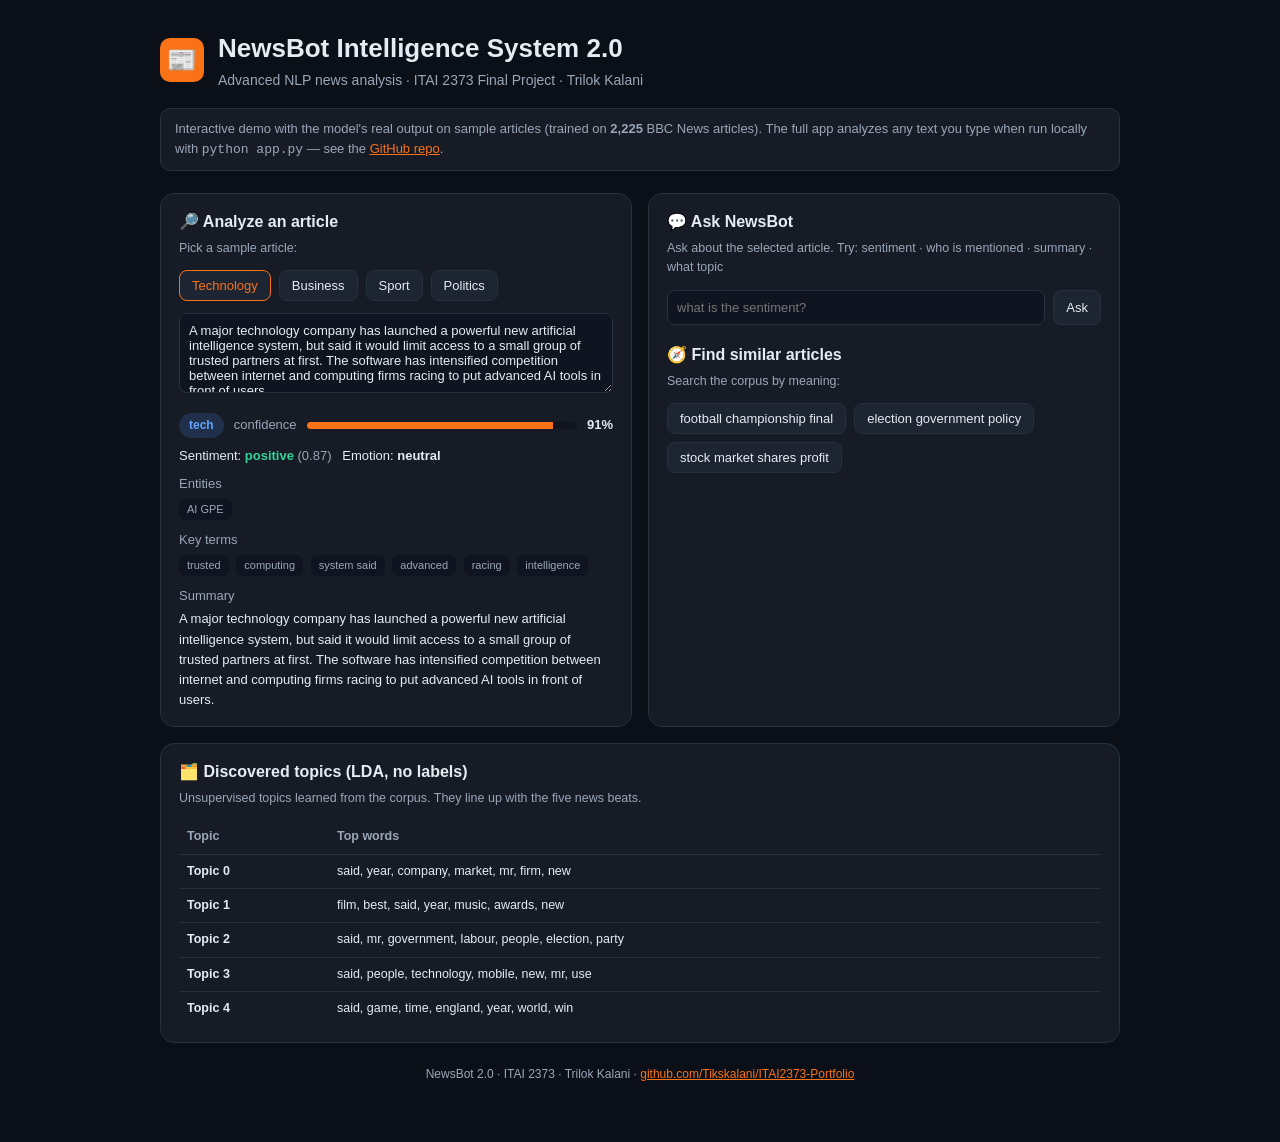
<file: docs/index.html>
<!DOCTYPE html>
<html lang="en">
<head>
<meta charset="utf-8"/>
<meta name="viewport" content="width=device-width, initial-scale=1"/>
<title>NewsBot Intelligence System 2.0</title>
<style>
:root{--bg:#0b0f17;--panel:#161b26;--panel2:#1d2432;--line:#28303f;--txt:#e7ecf3;--mut:#9aa7b8;--accent:#f97316;--accent2:#60a5fa;}
*{box-sizing:border-box}
body{margin:0;background:var(--bg);color:var(--txt);font-family:-apple-system,Segoe UI,Roboto,Helvetica,Arial,sans-serif;line-height:1.55}
.wrap{max-width:1000px;margin:0 auto;padding:28px 20px 60px}
header{display:flex;align-items:center;gap:14px;margin-bottom:6px}
.logo{width:44px;height:44px;border-radius:10px;background:var(--accent);display:flex;align-items:center;justify-content:center;font-size:24px}
h1{font-size:26px;margin:0}
.sub{color:var(--mut);font-size:14px;margin:2px 0 0}
.banner{background:var(--panel);border:1px solid var(--line);border-radius:10px;padding:10px 14px;color:var(--mut);font-size:13px;margin:16px 0 22px}
.grid{display:grid;grid-template-columns:1fr 1fr;gap:16px}
@media(max-width:760px){.grid{grid-template-columns:1fr}}
.card{background:var(--panel);border:1px solid var(--line);border-radius:14px;padding:16px 18px}
.card h2{font-size:16px;margin:0 0 4px;display:flex;align-items:center;gap:8px}
.card p.hint{color:var(--mut);font-size:12.5px;margin:0 0 12px}
.btns{display:flex;flex-wrap:wrap;gap:8px;margin-bottom:12px}
button{background:var(--panel2);color:var(--txt);border:1px solid var(--line);border-radius:8px;padding:7px 12px;font-size:13px;cursor:pointer}
button:hover{border-color:var(--accent)}
button.on{border-color:var(--accent);color:var(--accent)}
textarea,input{width:100%;background:#0f1420;color:var(--txt);border:1px solid var(--line);border-radius:8px;padding:9px;font-size:13px;font-family:inherit}
textarea{height:80px;resize:vertical}
.row{display:flex;gap:8px}
.row input{flex:1}
.out{margin-top:12px;font-size:13px}
.tag{display:inline-block;font-size:12px;font-weight:600;padding:3px 10px;border-radius:20px;background:#20304a;color:var(--accent2)}
.bar{height:7px;background:#0f1420;border-radius:20px;overflow:hidden;flex:1}
.bar>span{display:block;height:100%;background:var(--accent)}
.pill{display:inline-block;font-size:11px;padding:2px 8px;border-radius:6px;background:#0f1420;color:var(--mut);margin:2px 4px 2px 0}
.k{color:var(--mut)}
table{width:100%;border-collapse:collapse;font-size:12.5px}
th,td{text-align:left;padding:7px 8px;border-top:1px solid var(--line);vertical-align:top}
th{color:var(--mut);font-weight:600;border-top:none}
.full{grid-column:1 / -1}
footer{color:var(--mut);font-size:12px;margin-top:22px;text-align:center}
a{color:var(--accent)}
</style>
</head>
<body>
<div class="wrap">
  <header>
    <div class="logo">📰</div>
    <div>
      <h1>NewsBot Intelligence System 2.0</h1>
      <div class="sub">Advanced NLP news analysis · ITAI 2373 Final Project · Trilok Kalani</div>
    </div>
  </header>
  <div class="banner">Interactive demo with the model's real output on sample articles (trained on <b id="na"></b> BBC News articles). The full app analyzes any text you type when run locally with <code>python app.py</code> — see the <a href="https://github.com/Tikskalani/ITAI2373-Portfolio/tree/main/ITAI2373-NewsBot-Final" target="_blank">GitHub repo</a>.</div>

  <div class="grid">
    <div class="card">
      <h2>🔎 Analyze an article</h2>
      <p class="hint">Pick a sample article:</p>
      <div class="btns" id="sampleBtns"></div>
      <textarea id="artText" readonly></textarea>
      <div class="out" id="analyzeOut"></div>
    </div>

    <div class="card">
      <h2>💬 Ask NewsBot</h2>
      <p class="hint">Ask about the selected article. Try: sentiment · who is mentioned · summary · what topic</p>
      <div class="row"><input id="askIn" placeholder="what is the sentiment?"/><button onclick="ask()">Ask</button></div>
      <div class="out" id="askOut"></div>

      <h2 style="margin-top:18px">🧭 Find similar articles</h2>
      <p class="hint">Search the corpus by meaning:</p>
      <div class="btns" id="searchBtns"></div>
      <div class="out" id="searchOut"></div>
    </div>

    <div class="card full">
      <h2>🗂️ Discovered topics (LDA, no labels)</h2>
      <p class="hint">Unsupervised topics learned from the corpus. They line up with the five news beats.</p>
      <table id="topicsTable"></table>
    </div>
  </div>

  <footer>NewsBot 2.0 · ITAI 2373 · Trilok Kalani · <a href="https://github.com/Tikskalani/ITAI2373-Portfolio" target="_blank">github.com/Tikskalani/ITAI2373-Portfolio</a></footer>
</div>

<script>
const DATA = {"n_articles": 2225, "articles": {"Technology": {"text": "A major technology company has launched a powerful new artificial intelligence system, but said it would limit access to a small group of trusted partners at first. The software has intensified competition between internet and computing firms racing to put advanced AI tools in front of users.", "category": "tech", "confidence": 0.91, "note": "", "key_terms": ["trusted", "computing", "system said", "advanced", "racing", "intelligence"], "sentiment": "positive", "compound": 0.871, "emotion": "neutral", "entities": [["AI", "GPE"]], "summary": "A major technology company has launched a powerful new artificial intelligence system, but said it would limit access to a small group of trusted partners at first. The software has intensified competition between internet and computing firms racing to put advanced AI tools in front of users."}, "Business": {"text": "The Nasdaq fell for a fourth straight session on Thursday as Apple shares dropped more than 4% and investors pulled money out of technology stocks over worries about rising costs. Micron surged 15% after strong earnings, while the Dow touched a record high.", "category": "business", "confidence": 0.839, "note": "", "key_terms": ["nasdaq", "pulled", "session", "apple", "earnings", "worry"], "sentiment": "positive", "compound": 0.557, "emotion": "neutral", "entities": [["Nasdaq", "ORG"], ["Thursday", "DATE"], ["Apple", "ORG"], ["more than 4%", "PERCENT"], ["Micron", "ORG"], ["15%", "PERCENT"], ["Dow", "ORG"]], "summary": "The Nasdaq fell for a fourth straight session on Thursday as Apple shares dropped more than 4% and investors pulled money out of technology stocks over worries about rising costs. Micron surged 15% after strong earnings, while the Dow touched a record high."}, "Sport": {"text": "The United States beat Australia 2-0 in their World Cup group stage match, following an earlier 4-1 win over Paraguay. The Carolina Hurricanes reached the Stanley Cup Final seeking their first title since 2006, while the Knicks battled the Spurs in the NBA Finals.", "category": "sport", "confidence": 0.955, "note": "", "key_terms": ["cup", "spur", "stanley", "battled", "cup final", "final"], "sentiment": "positive", "compound": 0.7, "emotion": "joy", "entities": [["The United States", "GPE"], ["Australia", "GPE"], ["World Cup", "EVENT"], ["Paraguay", "ORG"], ["The Carolina Hurricanes", "ORG"], ["2006", "DATE"], ["Knicks", "ORG"], ["Spurs", "PERSON"], ["NBA", "ORG"]], "summary": "The United States beat Australia 2-0 in their World Cup group stage match, following an earlier 4-1 win over Paraguay. The Carolina Hurricanes reached the Stanley Cup Final seeking their first title since 2006, while the Knicks battled the Spurs in the NBA Finals."}, "Politics": {"text": "The United Kingdom faces political uncertainty after the prime minister resigned, setting off a contest to lead the governing party. Opposition leaders demanded a general election, while ministers urged calm and promised a smooth handover of government.", "category": "politics", "confidence": 0.966, "note": "", "key_terms": ["demanded", "uncertainty", "governing", "resigned", "minister", "contest"], "sentiment": "positive", "compound": 0.612, "emotion": "neutral", "entities": [["United Kingdom", "GPE"]], "summary": "The United Kingdom faces political uncertainty after the prime minister resigned, setting off a contest to lead the governing party. Opposition leaders demanded a general election, while ministers urged calm and promised a smooth handover of government."}}, "topics": {"0": ["said", "year", "company", "market", "mr", "firm", "new"], "1": ["film", "best", "said", "year", "music", "awards", "new"], "2": ["said", "mr", "government", "labour", "people", "election", "party"], "3": ["said", "people", "technology", "mobile", "new", "mr", "use"], "4": ["said", "game", "time", "england", "year", "world", "win"]}, "search": {"football championship final": [{"category": "sport", "score": 0.217, "snippet": "Legendary Dutch boss Michels dies Legendary Dutch coach Rinus Michels, the man credited with developing \"total football\", has died aged 77. Referred t"}, {"category": "tech", "score": 0.181, "snippet": "Football Manager scores big time For the past decade or so the virtual football fans among us will have become used to the annual helping of Champions"}, {"category": "sport", "score": 0.124, "snippet": "England claim Dubai Sevens glory England beat Fiji 26-21 in a dramatic final in Dubai to win the first IRB Sevens event of the season. Having beaten A"}], "election government policy": [{"category": "politics", "score": 0.271, "snippet": "Lib Dems' 'bold' election policy Charles Kennedy has told voters his Liberal Democrats will offer them an \"honest choice\" at the next general election"}, {"category": "politics", "score": 0.266, "snippet": "February poll claim 'speculation' Reports that Tony Blair is planning a snap general election for February 2005 have been described as \"idle speculati"}, {"category": "politics", "score": 0.26, "snippet": "Blair prepares to name poll date Tony Blair is likely to name 5 May as election day when Parliament returns from its Easter break, the BBC's political"}], "stock market shares profit": [{"category": "business", "score": 0.388, "snippet": "Google shares fall as staff sell Shares in Google have fallen 6.7% after employees and early investors in the web search took advantage of the first c"}, {"category": "business", "score": 0.262, "snippet": "Standard Life cuts policy bonuses Standard Life, Europe's largest mutual life insurer, has cut bonuses for with-profit policyholders. Annual bonus rat"}, {"category": "business", "score": 0.238, "snippet": "Nasdaq planning $100m share sale The owner of the technology-dominated Nasdaq stock index plans to sell shares to the public and list itself on the ma"}]}};
let current = "Technology";
document.getElementById("na").textContent = DATA.n_articles.toLocaleString();

function esc(s){return (s||"").replace(/</g,"&lt;");}
function analyze(name){
  const a = DATA.articles[name];
  document.getElementById("artText").value = a.text;
  const conf = Math.round(a.confidence*100);
  const sc = a.sentiment==="positive"?"#34d399":a.sentiment==="negative"?"#f87171":"#9aa7b8";
  const ents = a.entities.map(e=>`<span class="pill">${esc(e[0])} <span class="k">${e[1]}</span></span>`).join(" ")||'<span class="k">none found</span>';
  const terms = a.key_terms.map(t=>`<span class="pill">${esc(t)}</span>`).join(" ")||'<span class="k">n/a</span>';
  document.getElementById("analyzeOut").innerHTML =
    `<div style="display:flex;align-items:center;gap:10px;margin-bottom:8px">
       <span class="tag">${a.category}</span><span class="k">confidence</span>
       <div class="bar"><span style="width:${conf}%"></span></div><b>${conf}%</b></div>`+
    (a.note?`<div class="k" style="margin-bottom:6px">${esc(a.note)}</div>`:``)+
    `<div style="margin-bottom:8px">Sentiment: <b style="color:${sc}">${a.sentiment}</b> <span class="k">(${a.compound.toFixed(2)})</span> &nbsp; Emotion: <b>${a.emotion}</b></div>
     <div class="k" style="margin-bottom:3px">Entities</div><div style="margin-bottom:8px">${ents}</div>
     <div class="k" style="margin-bottom:3px">Key terms</div><div style="margin-bottom:8px">${terms}</div>
     <div class="k" style="margin-bottom:3px">Summary</div><div>${esc(a.summary)}</div>`;
}
const sb=document.getElementById("sampleBtns");
Object.keys(DATA.articles).forEach((n,i)=>{
  const b=document.createElement("button"); b.textContent=n;
  b.onclick=()=>{current=n; analyze(n); [...sb.children].forEach(x=>x.classList.remove("on")); b.classList.add("on");};
  sb.appendChild(b); if(i===0) b.classList.add("on");
});

function ask(){
  const a=DATA.articles[current]; let q=(document.getElementById("askIn").value||"").toLowerCase(), r;
  if(/sentiment|feel|tone|positive|negative/.test(q)) r=`The ${current} article reads <b>${a.sentiment}</b> (compound ${a.compound.toFixed(2)}), dominant emotion <b>${a.emotion}</b>.`;
  else if(/who|entit|people|organi|mention|company/.test(q)) r="Entities: "+(a.entities.map(e=>esc(e[0])+" ("+e[1]+")").join(", ")||"none found")+".";
  else if(/summar|tl;?dr|short|brief/.test(q)) r=esc(a.summary);
  else if(/topic|about|categor|classif|kind/.test(q)) r=`Classified as <b>${a.category}</b> at ${Math.round(a.confidence*100)}% confidence. Key terms: ${a.key_terms.slice(0,4).join(", ")}.`;
  else r='Try asking about the <b>sentiment</b>, <b>who is mentioned</b>, a <b>summary</b>, or the <b>topic</b>. (The local app routes any question through the full intent classifier.)';
  document.getElementById("askOut").innerHTML=`<div class="k">on ${current} article →</div>${r}`;
}
document.getElementById("askIn").addEventListener("keydown",e=>{if(e.key==="Enter")ask();});

const seb=document.getElementById("searchBtns");
Object.keys(DATA.search).forEach(q=>{
  const b=document.createElement("button"); b.textContent=q;
  b.onclick=()=>{
    [...seb.children].forEach(x=>x.classList.remove("on")); b.classList.add("on");
    const rows=DATA.search[q].map(r=>`<tr><td><span class="tag">${r.category}</span></td><td class="k">${r.score.toFixed(3)}</td><td>${esc(r.snippet)}...</td></tr>`).join("");
    document.getElementById("searchOut").innerHTML=`<table><tr><th>Category</th><th>Score</th><th>Snippet</th></tr>${rows}</table>`;
  };
  seb.appendChild(b);
});

const names={0:"",1:"",2:"",3:"",4:""};
document.getElementById("topicsTable").innerHTML="<tr><th>Topic</th><th>Top words</th></tr>"+
  Object.keys(DATA.topics).map(k=>`<tr><td><b>Topic ${k}</b></td><td>${DATA.topics[k].join(", ")}</td></tr>`).join("");
analyze("Technology");
</script>
</body>
</html>
</file>
